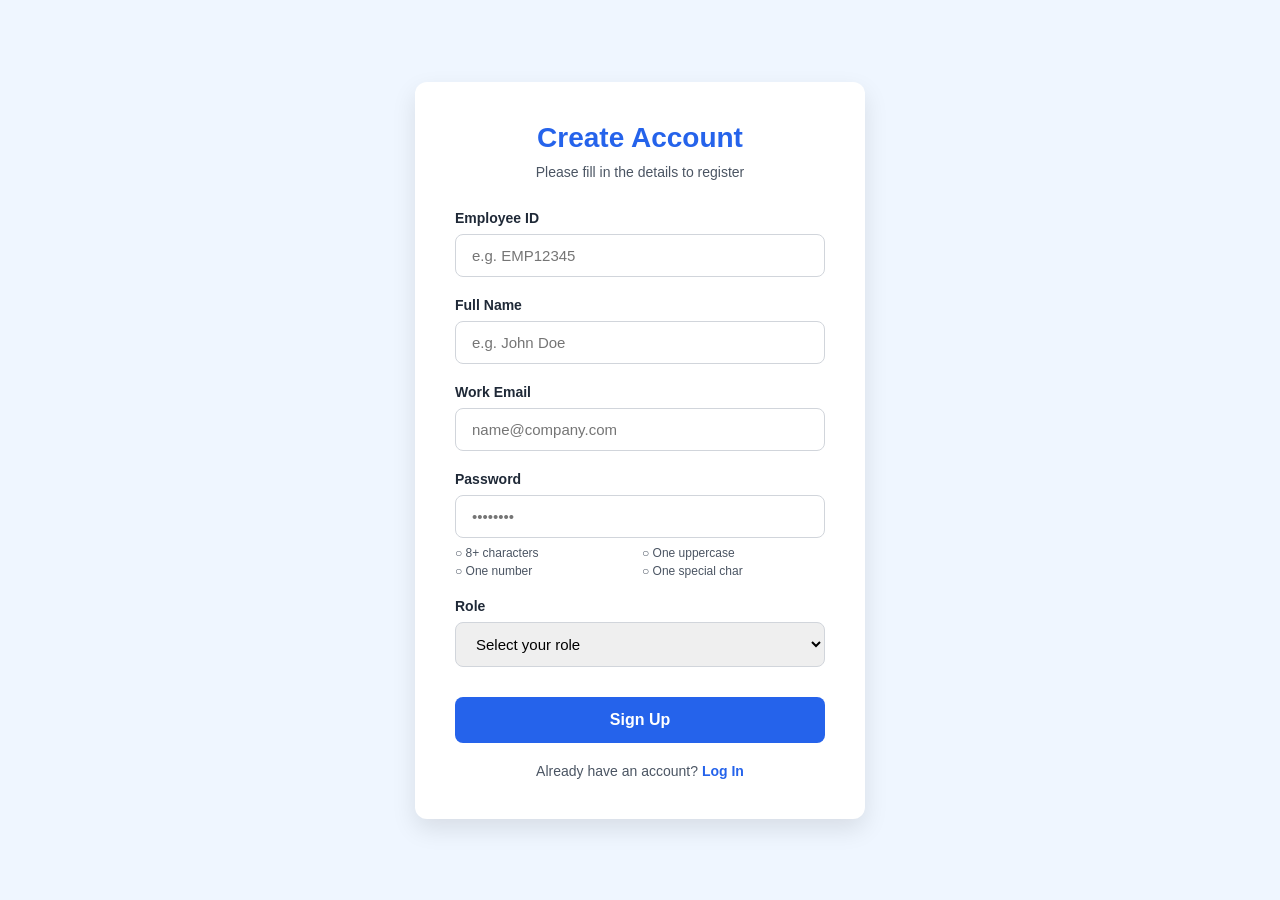
<file: signup.html>
<!DOCTYPE html>
<html lang="en">
<head>
    <meta charset="UTF-8">
    <meta name="viewport" content="width=device-width, initial-scale=1.0">
    <title>Signup | Corporate Portal</title>
    <style>
        :root {
            --primary-blue: #2563eb;
            --secondary-blue: #1e40af;
            --light-blue: #eff6ff;
            --border-color: #d1d5db;
            --text-dark: #1f2937;
            --text-gray: #4b5563;
            --success-green: #10b981;
            --error-red: #ef4444;
        }

        * {
            box-sizing: border-box;
            margin: 0;
            padding: 0;
            font-family: 'Segoe UI', Tahoma, Geneva, Verdana, sans-serif;
        }

        body {
            background-color: var(--light-blue);
            display: flex;
            justify-content: center;
            align-items: center;
            min-height: 100vh;
            padding: 20px;
        }

        .signup-container {
            background-color: white;
            padding: 40px;
            border-radius: 12px;
            box-shadow: 0 10px 25px rgba(0, 0, 0, 0.1);
            width: 100%;
            max-width: 450px;
        }

        .header {
            text-align: center;
            margin-bottom: 30px;
        }

        .header h1 {
            color: var(--primary-blue);
            font-size: 28px;
            margin-bottom: 10px;
        }

        .header p {
            color: var(--text-gray);
            font-size: 14px;
        }

        .form-group {
            margin-bottom: 20px;
        }

        label {
            display: block;
            margin-bottom: 8px;
            font-weight: 600;
            color: var(--text-dark);
            font-size: 14px;
        }

        input, select {
            width: 100%;
            padding: 12px 16px;
            border: 1px solid var(--border-color);
            border-radius: 8px;
            font-size: 15px;
            transition: border-color 0.2s, box-shadow 0.2s;
        }

        input:focus, select:focus {
            outline: none;
            border-color: var(--primary-blue);
            box-shadow: 0 0 0 3px rgba(37, 99, 235, 0.1);
        }

        .password-rules {
            margin-top: 8px;
            font-size: 12px;
            color: var(--text-gray);
            display: grid;
            grid-template-columns: 1fr 1fr;
            gap: 4px;
        }

        .rule {
            display: flex;
            align-items: center;
            gap: 5px;
        }

        .rule.valid {
            color: var(--success-green);
        }

        .rule.invalid {
            color: var(--error-red);
        }

        .btn-signup {
            width: 100%;
            padding: 14px;
            background-color: var(--primary-blue);
            color: white;
            border: none;
            border-radius: 8px;
            font-size: 16px;
            font-weight: 600;
            cursor: pointer;
            transition: background-color 0.2s;
            margin-top: 10px;
        }

        .btn-signup:hover {
            background-color: var(--secondary-blue);
        }

        .verification-overlay {
            display: none;
            text-align: center;
        }

        .verification-overlay.active {
            display: block;
        }

        .verification-overlay h2 {
            color: var(--primary-blue);
            margin-bottom: 15px;
        }

        .verification-icon {
            font-size: 50px;
            color: var(--primary-blue);
            margin-bottom: 20px;
        }

        #signup-form.hidden {
            display: none;
        }

        .footer-text {
            text-align: center;
            margin-top: 20px;
            font-size: 14px;
            color: var(--text-gray);
        }

        .footer-text a {
            color: var(--primary-blue);
            text-decoration: none;
            font-weight: 600;
        }

        .error-message {
            color: var(--error-red);
            font-size: 12px;
            margin-top: 5px;
            display: none;
        }
    </style>
</head>
<body>

    <div class="signup-container">
        <!-- Signup Form -->
        <form id="signup-form">
            <div class="header">
                <h1>Create Account</h1>
                <p>Please fill in the details to register</p>
            </div>

            <div class="form-group">
                <label for="employee-id">Employee ID</label>
                <input type="text" id="employee-id" name="employee_id" placeholder="e.g. EMP12345" required>
            </div>

            <div class="form-group">
                <label for="full-name">Full Name</label>
                <input type="text" id="full-name" name="full_name" placeholder="e.g. John Doe" required>
            </div>

            <div class="form-group">
                <label for="email">Work Email</label>
                <input type="email" id="email" name="email" placeholder="name@company.com" required>
            </div>

            <div class="form-group">
                <label for="password">Password</label>
                <input type="password" id="password" name="password" placeholder="••••••••" required>
                <div class="password-rules" id="password-rules">
                    <div class="rule" id="rule-length">○ 8+ characters</div>
                    <div class="rule" id="rule-upper">○ One uppercase</div>
                    <div class="rule" id="rule-number">○ One number</div>
                    <div class="rule" id="rule-special">○ One special char</div>
                </div>
            </div>

            <div class="form-group">
                <label for="role">Role</label>
                <select id="role" name="role" required>
                    <option value="" disabled selected>Select your role</option>
                    <option value="employee">Employee</option>
                    <option value="admin">Admin</option>
                </select>
            </div>

            <button type="submit" class="btn-signup" id="submit-btn">Sign Up</button>

            <p class="footer-text">Already have an account? <a href="login.html">Log In</a></p>
        </form>

        <!-- Verification UI -->
        <div id="verification-ui" class="verification-overlay">
            <div class="verification-icon">✉️</div>
            <h2>Verify Your Email</h2>
            <p>We've sent a verification link to <strong id="display-email"></strong>.</p>
            <p> style="margin-top: 15px; font-size: 14px; color: var(--text-gray);">Please check your inbox and click the link to activate your account.</p>
            <button>class="btn-signup" style="margin-top: 25px;" onclick="window.location.href='login.html'">Go to Login</button>
        </div>
    </div>

    <script src="signup.js"></script>
</body>
</html>
</file>
